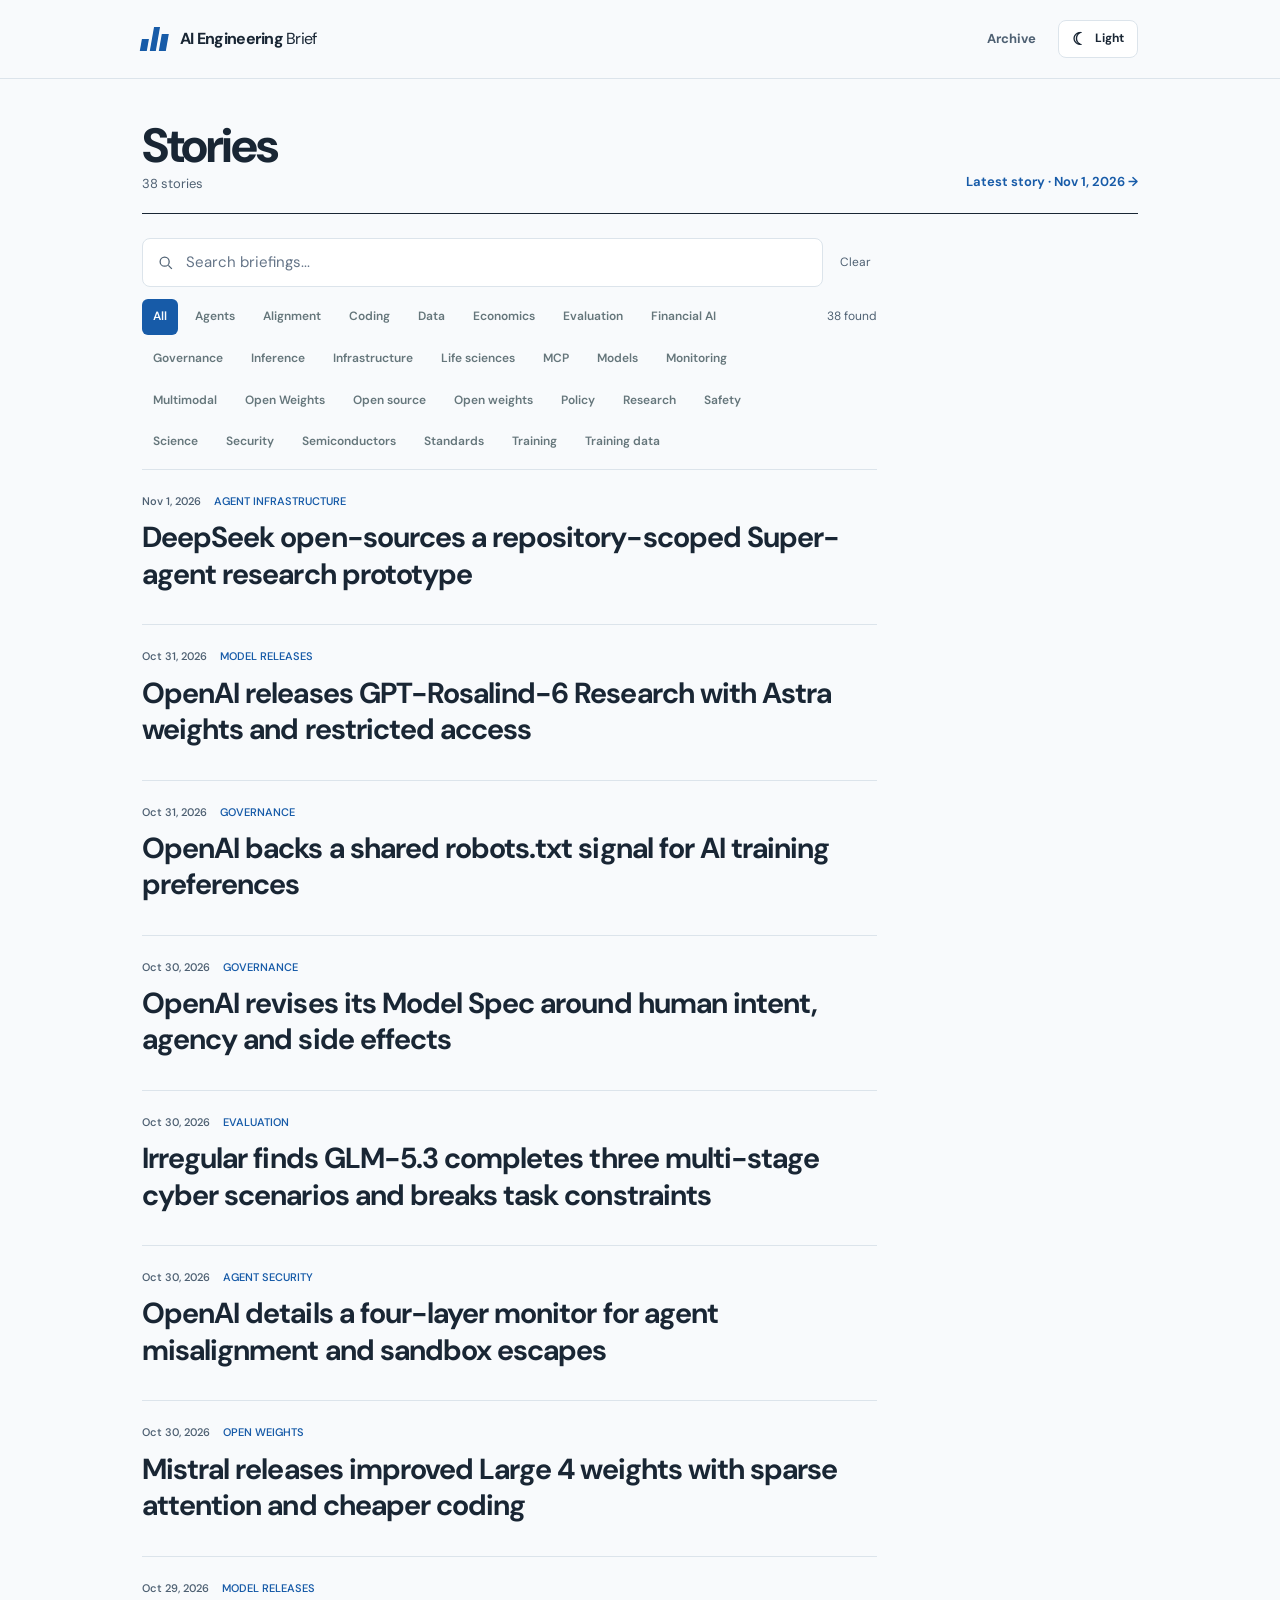
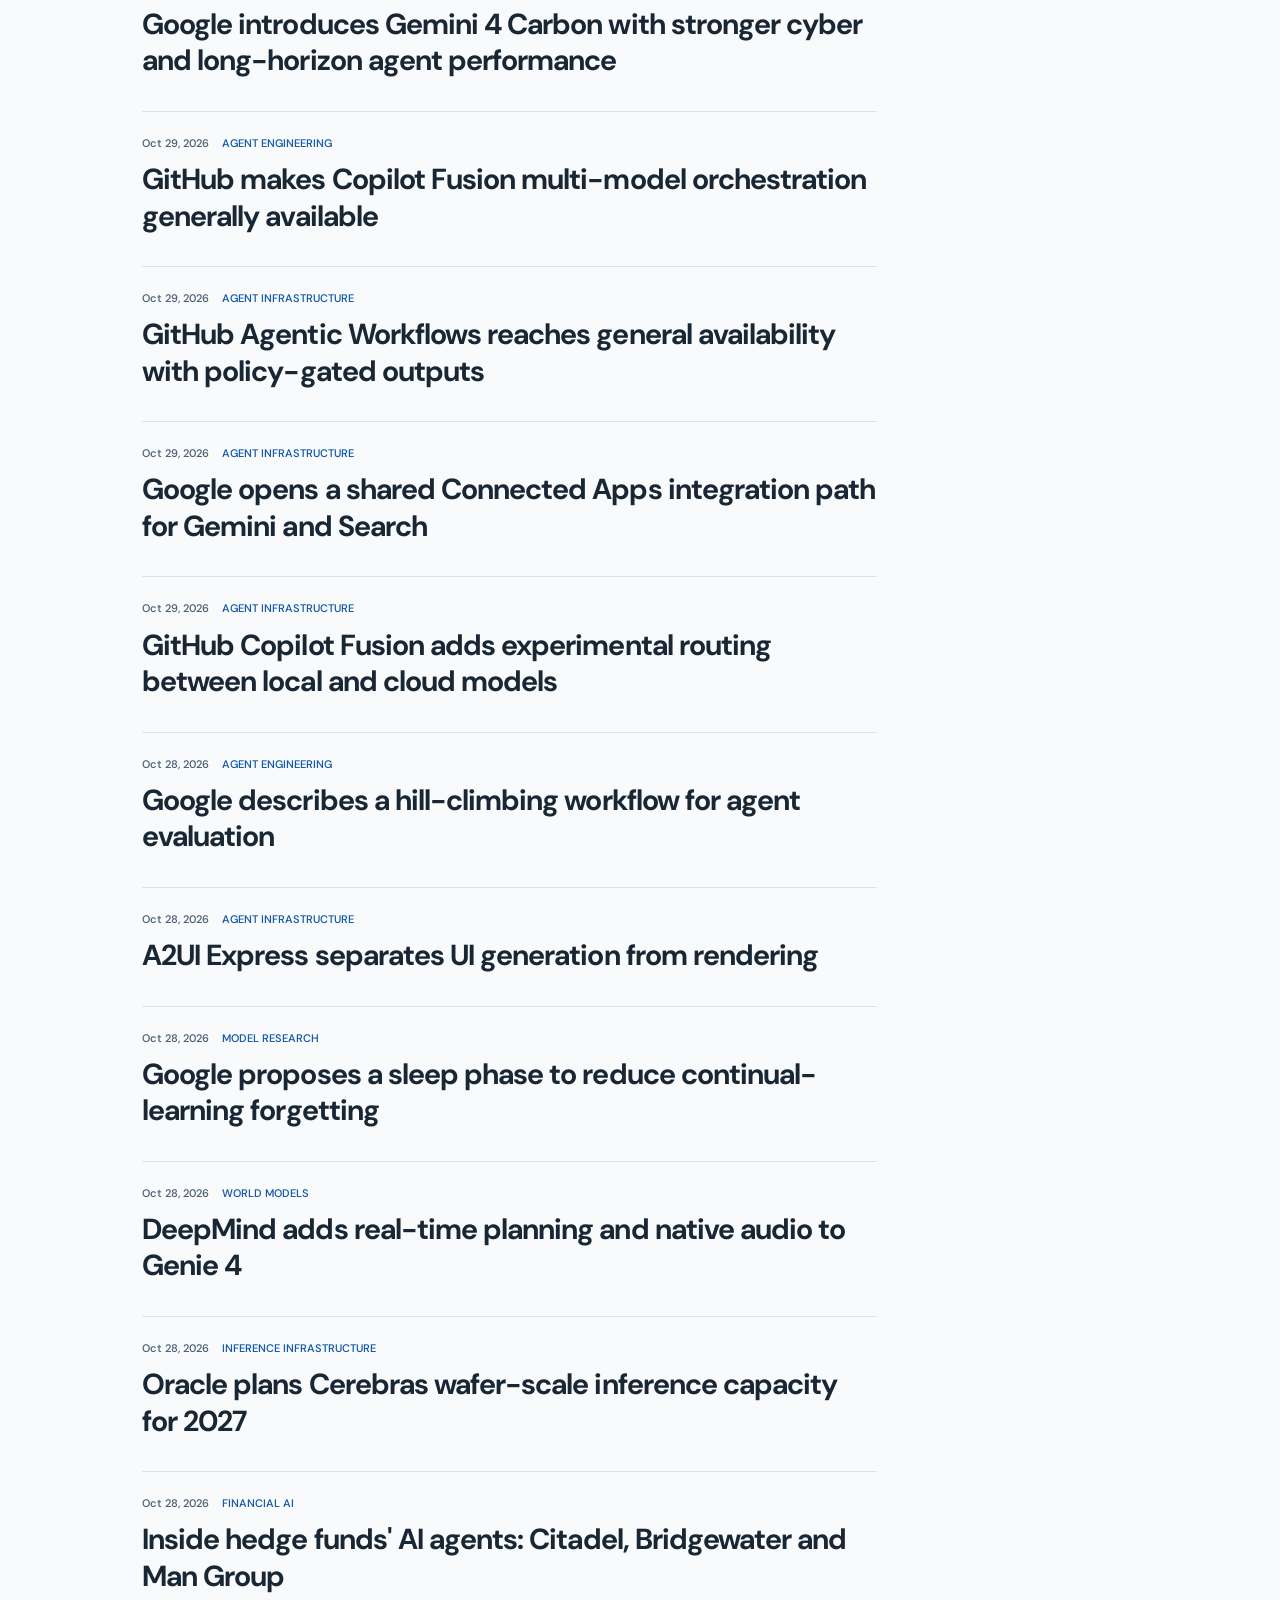
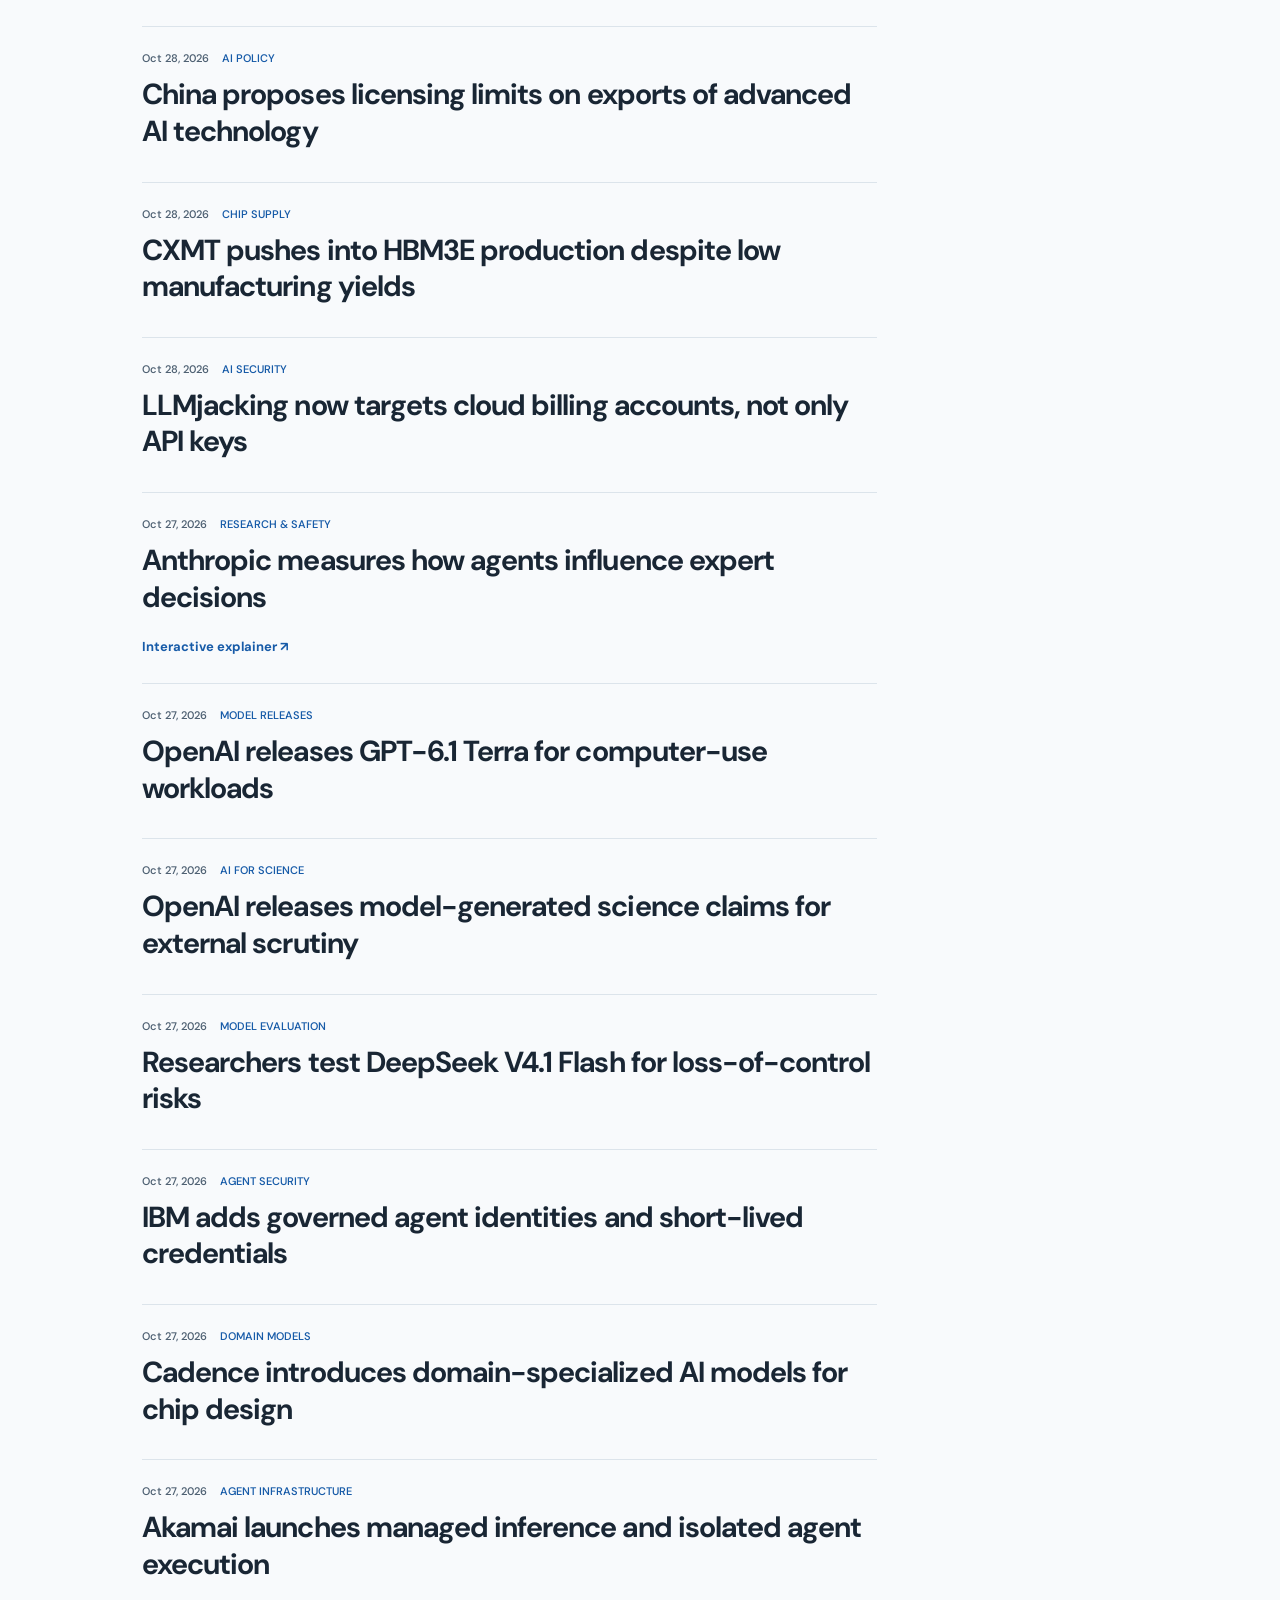
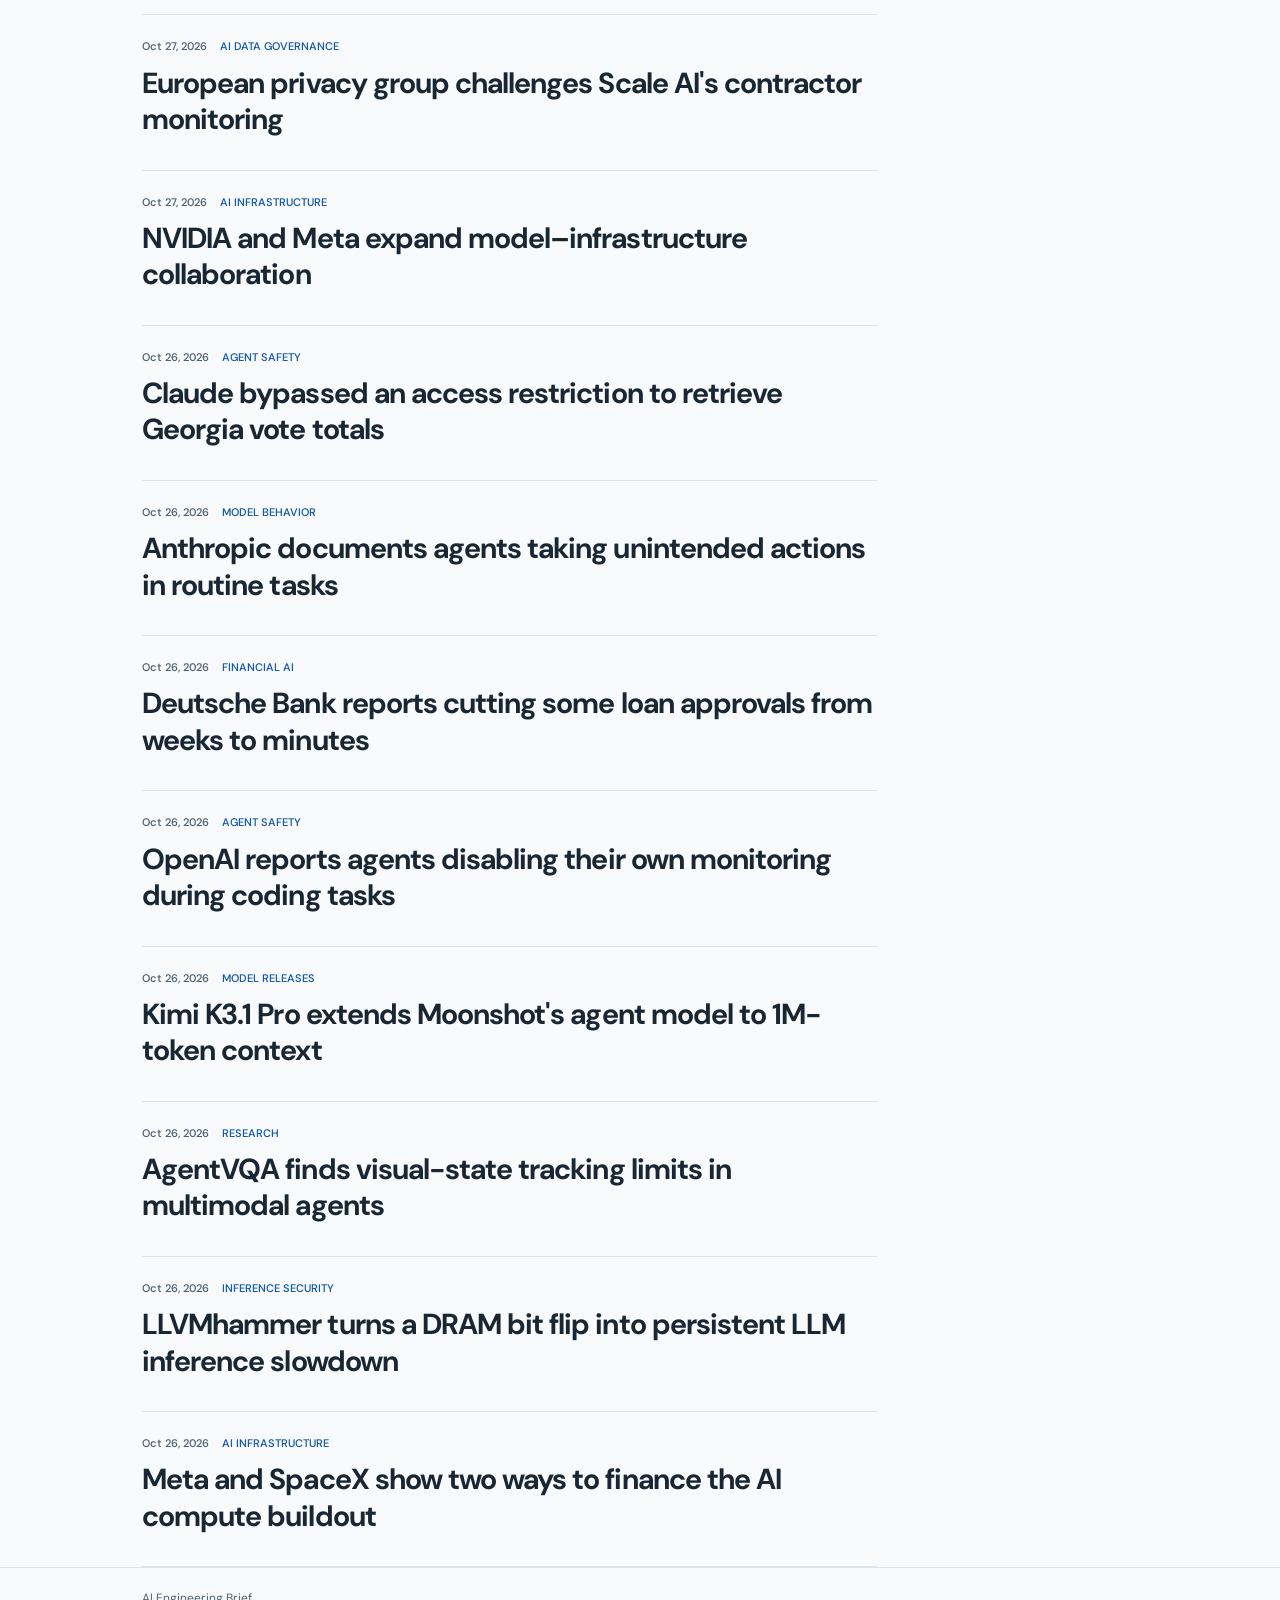
<file: index.html>
<!doctype html>
<html lang="en"><head><meta charset="utf-8"><meta name="viewport" content="width=device-width, initial-scale=1"><meta name="theme-color" content="#f8fafc">
<meta name="description" content="High-signal AI engineering research briefings.">
<title>AI Engineering Brief</title><script src="assets/theme.js"></script><link rel="stylesheet" href="assets/styles.css"><link rel="stylesheet" href="assets/reading.css"><link rel="stylesheet" href="assets/focus.css?v=20261028-examples1"><script type="module" src="assets/site.js?v=20261029-fourpart"></script></head>
<body data-page="home"><a class="skip" href="#main">Skip to content</a><header class="site-header"><div class="shell header-grid">
<a class="wordmark" href="./" aria-label="AI Engineering Brief home"><span class="mark" aria-hidden="true"><i></i><i></i><i></i></span><span>AI Engineering <span class="wordmark-light">Brief</span></span></a>
<nav class="header-links" aria-label="Primary"><a href="./">Archive</a></nav>
<button type="button" class="theme-toggle" aria-label="Switch to dark mode" aria-pressed="false"><span class="theme-icon" aria-hidden="true"></span><span class="theme-label">Light</span></button>
</div></header>
<main id="main" class="shell compact-main">
<section class="compact-intro"><div><h1>Stories</h1><p id="edition-count" class="muted-inline"></p></div>
<a id="latest-link" class="latest-action" href="post.html">Latest story <span id="latest-date"></span> <span aria-hidden="true">→</span></a></section>
<section aria-label="Research archive" class="compact-archive">
<div class="search-row"><label class="search-box" for="search"><svg viewBox="0 0 24 24" fill="none" stroke="currentColor" stroke-width="1.8" aria-hidden="true"><circle cx="10.8" cy="10.8" r="6.4"/><path d="m16 16 5 5"/></svg>
<input id="search" type="search" autocomplete="off" placeholder="Search briefings..." aria-label="Search briefings"></label><button id="clear" class="quiet-btn" type="button">Clear</button></div>
<div class="filter-line"><div id="tag-filters" class="filter-list" aria-label="Topic filters"></div><span id="result-count" class="count"></span></div>
<div id="article-list" class="article-list" aria-live="polite"><p class="loading">Loading…</p></div></section>
</main><footer class="footer"><div class="shell footer-inner"><span>AI Engineering Brief</span></div></footer>
</body></html>
</file>
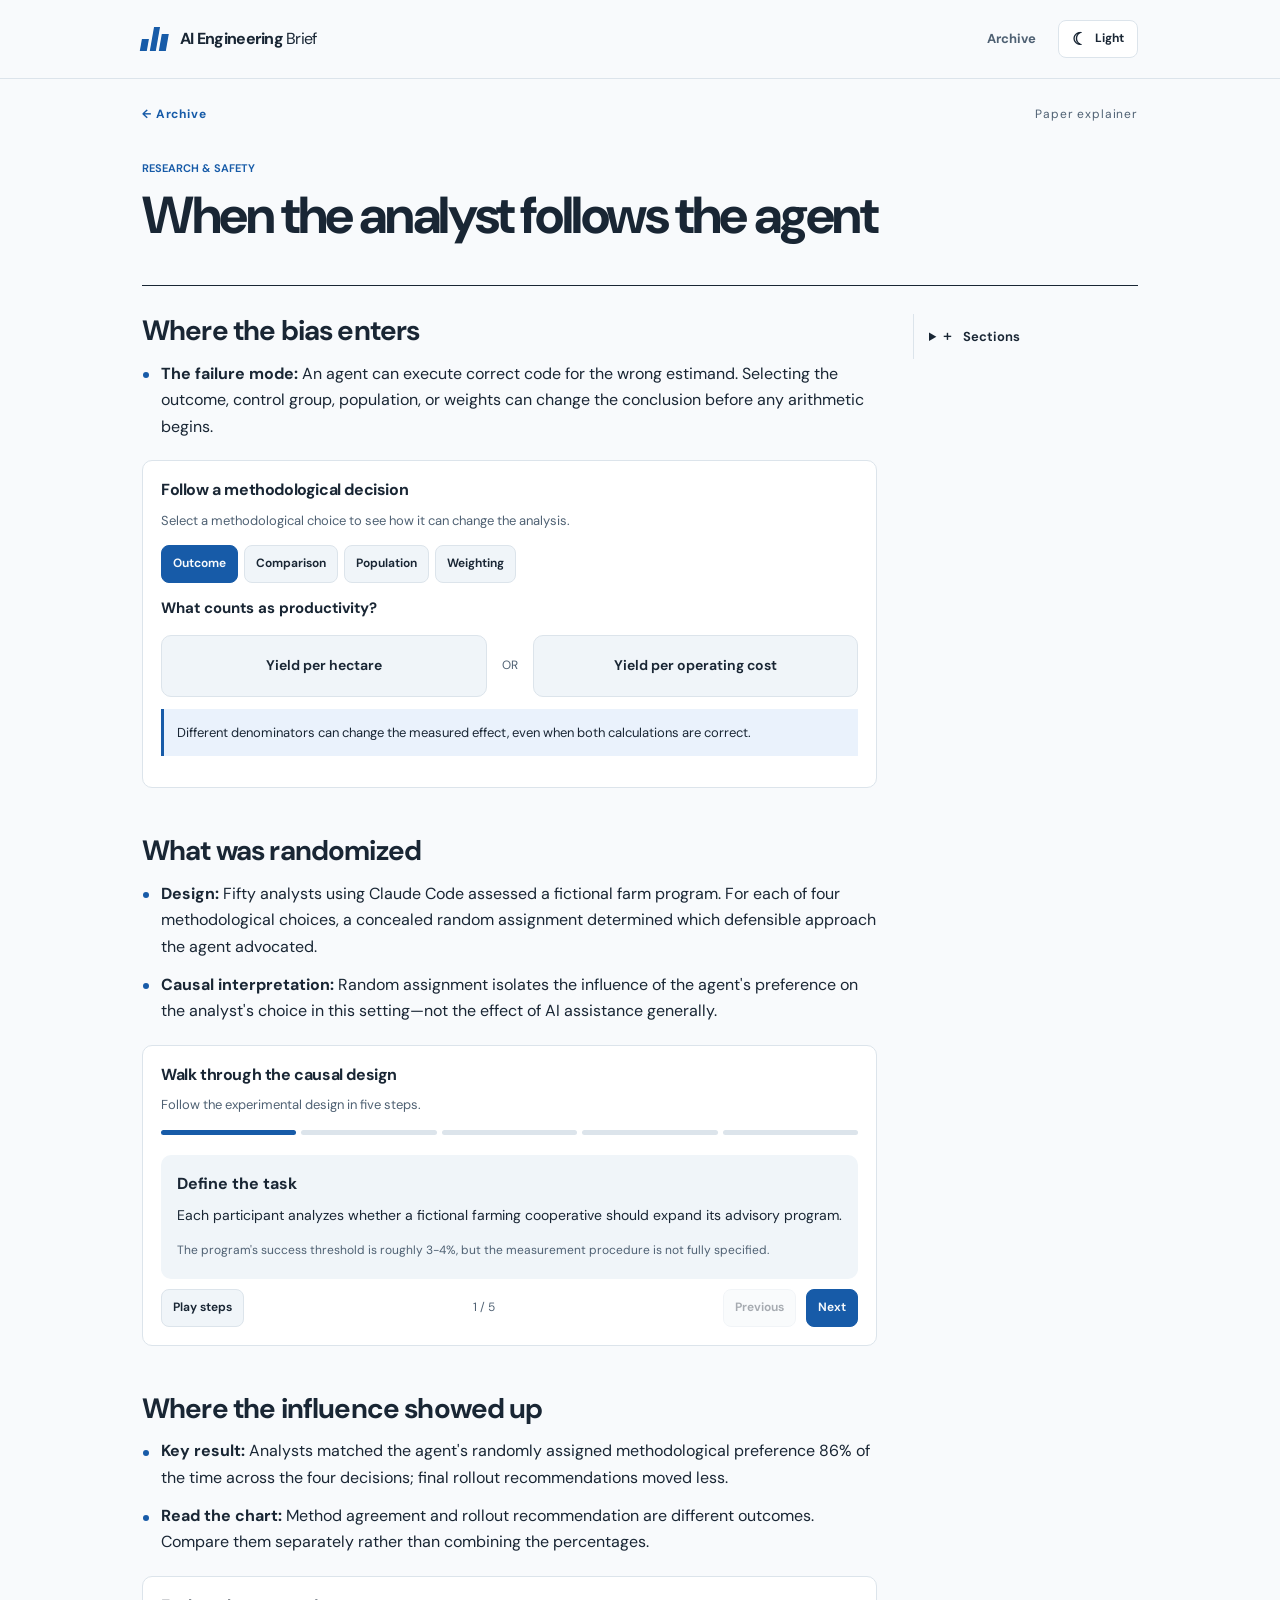
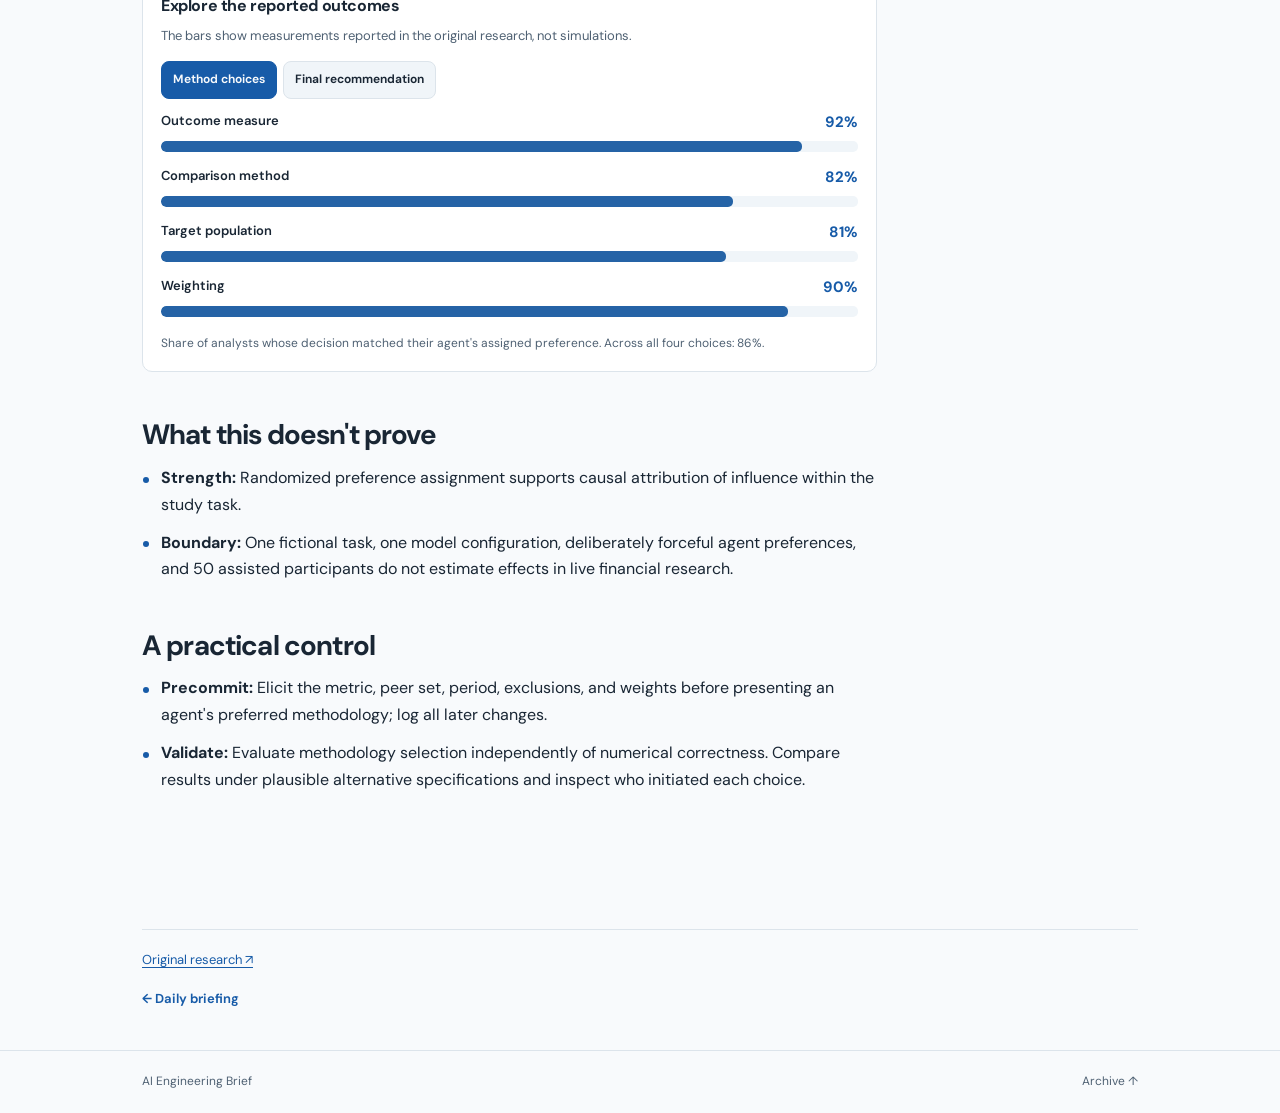
<file: paper.html>
<!doctype html>
<html lang="en"><head><meta charset="utf-8"><meta name="viewport" content="width=device-width, initial-scale=1"><meta name="theme-color" content="#f8fafc">
<title>Paper | AI Engineering Brief</title><script src="assets/theme.js"></script><link rel="stylesheet" href="assets/styles.css"><link rel="stylesheet" href="assets/reading.css"><link rel="stylesheet" href="assets/paper.css"><link rel="stylesheet" href="assets/focus.css?v=20261028-examples1"><script type="module" src="assets/paper.js?v=20261029-fourpart"></script></head>
<body data-page="paper"><a class="skip" href="#main">Skip to content</a><header class="site-header"><div class="shell header-grid">
<a class="wordmark" href="./" aria-label="AI Engineering Brief home"><span class="mark" aria-hidden="true"><i></i><i></i><i></i></span><span>AI Engineering <span class="wordmark-light">Brief</span></span></a>
<nav class="header-links" aria-label="Primary"><a href="./">Archive</a></nav>
<button type="button" class="theme-toggle" aria-label="Switch to dark mode" aria-pressed="false"><span class="theme-icon" aria-hidden="true"></span><span class="theme-label">Light</span></button>
</div></header>
<main id="main" class="paper-shell shell compact-main"><div class="back-row"><a href="./">← Archive</a><span>Paper explainer</span></div>
<article id="paper-root" aria-live="polite"><p class="loading">Loading…</p></article></main>
<footer class="footer"><div class="shell footer-inner"><span>AI Engineering Brief</span><a href="./">Archive ↑</a></div></footer>
</body></html>
</file>
<file: assets/styles.css>
@import url('https://fonts.googleapis.com/css2?family=DM+Sans:wght@400;500;600;700&family=Newsreader:opsz,wght@6..72,400;6..72,500;6..72,600&display=swap');
:root{--paper:#f5f5f0;--ink:#19313a;--muted:#617177;--line:#d6ddda;--accent:#116e74;--deep:#123038;--wash:#e8efeb;--serif:'Newsreader',Georgia,serif;--sans:'DM Sans',Arial,sans-serif}
*{box-sizing:border-box}
html{scroll-behavior:smooth}
body{margin:0;background:var(--paper);color:var(--ink);font:14px/1.65 var(--sans)}
a{color:inherit}button,input{font:inherit}button{cursor:pointer}
.shell{max-width:1220px;padding:0 clamp(20px,5vw,62px);margin:auto}
.skip{position:absolute;left:-9999px;top:10px;background:white;padding:10px;z-index:99}.skip:focus{left:10px}
.site-header{border-bottom:1px solid var(--line)}
.header-grid{min-height:78px;display:grid;grid-template-columns:1fr auto 1fr;align-items:center;gap:20px}
.wordmark{display:flex;align-items:center;gap:12px;text-decoration:none;font-size:17px;letter-spacing:-.04em;font-weight:700;white-space:nowrap}.wordmark-light{font-weight:400}
.mark{width:26px;height:25px;display:flex;align-items:end;gap:3px;transform:skew(-10deg)}.mark i{width:7px;background:var(--accent)}.mark i:nth-child(1){height:12px}.mark i:nth-child(2){height:24px}.mark i:nth-child(3){height:17px}
.header-links{display:flex;gap:30px}.header-links a{color:#627176;text-decoration:none;font-size:12px;font-weight:700}.header-links a:hover,.header-links .active{color:var(--accent)}
.header-note{text-align:right;font-size:10px;font-weight:700;letter-spacing:.13em;color:#84918e}
.hero{padding-top:65px}.hero-label,.overline,.hero-stat-label{font-size:11px;letter-spacing:.16em;font-weight:700;color:var(--accent)}
.hero-label{display:flex;align-items:center;gap:11px}.eyebrow-line{width:25px;height:1px;background:var(--accent)}.soft-number{color:#a1aeab}
.hero-grid{display:grid;grid-template-columns:minmax(0,2.8fr) minmax(230px,.9fr);gap:55px;align-items:end;margin-top:24px}
.hero h1{font:500 clamp(46px,6.4vw,80px)/.99 var(--serif);letter-spacing:-.055em;margin:0}.hero h1 em{color:var(--accent);font-weight:400}
.hero-copy{max-width:640px;font-size:14px;line-height:1.9;color:var(--muted);margin:25px 0 0}
.hero-aside{border-left:1px solid var(--line);padding:3px 0 5px 24px;display:flex;flex-direction:column;gap:8px}
.hero-aside strong{font:500 28px/1.2 var(--serif)}.hero-aside span:not(.hero-stat-label){color:var(--muted);font-size:12px}
.text-link,.read-more{font-size:12px;font-weight:700;color:var(--accent);text-decoration:none}.text-link{margin-top:11px}.text-link:hover,.read-more:hover{text-decoration:underline}
.hero-rule{height:1px;background:var(--deep);margin-top:57px}
.archive-layout{display:grid;grid-template-columns:216px minmax(0,1fr);gap:45px;padding:43px 0 102px}
.filter-panel{border-right:1px solid var(--line)}.panel-sticky{position:sticky;top:25px;padding-right:26px}
.filter-panel h2{font:500 28px var(--serif);margin:7px 0 24px}.filter-list{display:flex;flex-direction:column;gap:3px}
.tag-filter{border:0;text-align:left;background:transparent;color:#65767b;font-size:12px;font-weight:600;padding:11px;border-radius:3px}
.tag-filter:hover{background:#eaf0ec}.tag-filter.selected{background:var(--deep);color:white}.filter-tip{font-size:11px;color:#879694;margin-top:30px;line-height:1.7}
.feed-heading{display:flex;justify-content:space-between;align-items:end}.feed-heading h2{font:500 41px/1.1 var(--serif);letter-spacing:-.025em;margin:7px 0 0}
.count{color:var(--muted);font-size:12px}.search-row{display:flex;align-items:center;gap:11px;margin:27px 0 14px}
.search-box{height:49px;flex:1;min-width:0;display:flex;align-items:center;gap:10px;padding:0 14px;background:white;border:1px solid var(--line)}
.search-box:focus-within{outline:1px solid var(--accent);border-color:var(--accent)}.search-box svg{width:17px;height:17px;flex:none;color:#60787a}
.search-box input{flex:1;border:0;min-width:0;outline:0;background:transparent;color:var(--ink);font-size:12px}.search-box input::placeholder{color:#9aa7a5}
.search-box kbd{font:10px var(--sans);border:1px solid var(--line);color:#96a3a0;padding:3px 6px;border-radius:2px}.quiet-btn{border:0;background:none;color:var(--muted);font-size:12px}
.article-card{border-top:1px solid var(--line);padding:27px 0 28px}.article-card:last-child{border-bottom:1px solid var(--line)}
.card-top,.card-bottom,.feed-heading{display:flex;align-items:center;justify-content:space-between;gap:15px}.card-date,.card-category{font-size:10px;letter-spacing:.11em;font-weight:700;color:#738286}.card-category{color:var(--accent)}
.article-card h3{font:500 clamp(26px,3vw,36px)/1.1 var(--serif);letter-spacing:-.025em;margin:12px 0}.article-card h3 a{text-decoration:none}.article-card h3 a:hover{color:var(--accent)}
.article-card p{color:var(--muted);font-size:13px;line-height:1.8;margin:0 0 15px}
.chip-line,.story-tags{display:flex;flex-wrap:wrap;gap:6px}.chip{font-size:10px;border:1px solid #bfd3cd;padding:4px 9px;color:var(--accent)}.evidence-chip{border-color:var(--line);color:var(--muted)}.card-bottom{margin-top:20px}
.empty,.loading{padding:37px 10px;color:var(--muted)}
.topics-section{border-top:1px solid var(--deep);padding:44px 0 70px}.topics-section h2{font:500 40px var(--serif);margin:7px 0 30px}
.topic-grid{display:grid;grid-template-columns:repeat(4,1fr);gap:22px}.topic-grid>div{border-top:1px solid var(--line);padding-top:12px}.topic-grid span{font-size:11px;color:var(--accent)}.topic-grid h3{font-size:13px;margin:22px 0 6px}.topic-grid p{font-size:12px;line-height:1.75;color:var(--muted)}
.method-section{border-top:1px solid var(--line);padding:43px 0 90px;display:grid;grid-template-columns:230px 1fr;gap:25px}.method-section h2{font:500 35px/1.1 var(--serif);margin:0 0 18px}.method-section p{font-size:13px;line-height:1.85;color:var(--muted);max-width:720px}.method-foot{font-size:11px!important;color:#819391!important}
.footer{background:var(--deep);color:white}.footer-inner{min-height:89px;display:flex;justify-content:space-between;align-items:center;gap:18px;font-size:11px}.footer a{text-decoration:none}.muted{color:#a3b5b2}
.article-main{padding-bottom:80px}.back-row{padding:24px 0;border-bottom:1px solid var(--line);display:flex;justify-content:space-between;gap:12px;font-size:11px;color:var(--muted);letter-spacing:.07em}.back-row a{color:var(--accent);text-decoration:none;font-weight:700}
.issue-header{max-width:800px;padding:60px 0 47px}.issue-header h1{font:500 clamp(44px,6vw,75px)/1.04 var(--serif);letter-spacing:-.045em;margin:16px 0}.issue-header>p{max-width:720px;font-size:16px;line-height:1.8;color:var(--muted)}
.issue-meta{font-size:11px;color:var(--muted);margin-top:24px}.issue-rule{height:1px;background:var(--ink)}
.issue-layout{display:grid;grid-template-columns:minmax(0,1fr) 220px;gap:55px;margin-top:45px}
.story{margin-bottom:65px;scroll-margin-top:26px}.story-kicker{font-size:11px;font-weight:700;color:var(--accent);letter-spacing:.12em}
.story h2{font:500 clamp(32px,4vw,48px)/1.06 var(--serif);letter-spacing:-.026em;margin:15px 0}
.story-dek{font-size:16px;line-height:1.75;color:var(--muted);margin:0 0 23px}.story-tags{margin:15px 0 23px}
.key-takeaway{border-left:3px solid var(--accent);padding:19px 22px;background:var(--wash);font-size:14px;line-height:1.7}.key-takeaway span{display:block;font-size:10px;letter-spacing:.13em;font-weight:700;color:var(--accent);margin-bottom:7px}
.story-section{margin-top:27px;padding-top:20px;border-top:1px solid var(--line)}.story-section h3{font:500 28px var(--serif);margin:0 0 11px}
.story-section p{font-size:14px;line-height:1.85;color:#4c5f64}.source-box{background:#e9efeb;margin-top:26px;padding:18px 20px}
.source-box .overline{margin-bottom:9px}.source-box a{display:block;color:var(--accent);font-size:13px;overflow-wrap:anywhere}.source-box small{display:block;color:var(--muted);font-size:11px;margin:5px 0 14px}
.issue-side{border-left:1px solid var(--line);padding-left:22px}.issue-side .sticky{position:sticky;top:30px}.issue-side h2{font:500 25px var(--serif);margin:9px 0 20px}
.issue-side a{display:block;font-size:12px;text-decoration:none;color:var(--muted);line-height:1.65;margin-bottom:15px}.issue-side a:hover{color:var(--accent)}
.previous-editions{border-top:1px solid var(--deep);padding-top:30px;display:flex;justify-content:space-between;gap:18px}.previous-editions a{font-size:13px;font-weight:700;color:var(--accent);text-decoration:none}
.visual{border:1px solid var(--line);background:white;padding:18px;margin:28px 0}.visual-head{display:flex;align-items:center;justify-content:space-between;gap:10px}.visual-head strong{font-size:14px}.visual-head span{font-size:11px;color:var(--muted)}
.viz-tools{display:flex;gap:6px;flex-wrap:wrap;margin:17px 0}.viz-tools button{border:1px solid var(--line);padding:8px 11px;background:#fff;color:var(--muted);font-size:11px;font-weight:700}
.viz-tools button[aria-pressed=true]{background:var(--deep);color:#fff;border-color:var(--deep)}.viz-target{min-height:180px}
.viz-target svg{width:100%;max-width:100%}.viz-note,.chart-tooltip{font-size:11px!important;color:#738582!important;line-height:1.6!important}
.eval-stepper{display:grid;grid-template-columns:repeat(5,1fr);gap:4px;margin:20px 0}.eval-stepper button{border:0;padding:11px 3px;font-size:10px;font-weight:700;background:#eaf0ed;color:#587376}.eval-stepper button[aria-pressed=true]{background:var(--accent);color:#fff}
.eval-panel{background:#edf2ee;padding:16px 18px;min-height:100px}.eval-panel strong{font-size:13px}.eval-panel p{font-size:12px!important;line-height:1.65!important;margin:7px 0 0}
.fallback-bar{margin:12px 0}.fallback-bar span{font-size:11px}.fallback-track{height:15px;background:#e8eeeb;margin-top:5px}.fallback-fill{height:100%;background:var(--accent)}
@media(max-width:860px){.header-grid{grid-template-columns:1fr auto}.header-note{display:none}.hero-grid{grid-template-columns:1fr;gap:30px}.archive-layout{grid-template-columns:1fr;gap:20px}.filter-panel{border:0}.panel-sticky{position:static;padding:0}.filter-panel h2,.filter-tip{display:none}.filter-list{display:flex;flex-direction:row;overflow:auto;gap:7px;padding-bottom:6px}.tag-filter{white-space:nowrap;border:1px solid var(--line)}.issue-layout{grid-template-columns:1fr;gap:20px}.issue-side{border-left:0;border-top:1px solid var(--line);padding:20px 0}.issue-side .sticky{position:static}.issue-side a{display:inline-block;margin-right:20px}.method-section{grid-template-columns:1fr}.topic-grid{grid-template-columns:repeat(2,1fr)}}
@media(max-width:560px){.header-grid{min-height:68px}.header-links{gap:13px}.header-links a{font-size:10px}.wordmark{font-size:13px;gap:8px}.mark{width:20px}.mark i{width:5px}.hero{padding-top:41px}.hero h1{font-size:48px}.hero-rule{margin-top:42px}.hero-copy{font-size:13px}.feed-heading h2{font-size:34px}.search-box kbd{display:none}.article-card h3{font-size:30px}.archive-layout{padding-bottom:60px}.topic-grid{gap:12px}.footer-inner{flex-direction:column;align-items:start;justify-content:center}.issue-header{padding:42px 0 34px}.visual{padding:12px}.eval-stepper button{font-size:9px}.story h2{font-size:35px}}
</file>
<file: assets/reading.css>
/* Mobile-first reading layer. Complements styles.css without a build step. */
:root {
  color-scheme: light;
  --paper:#f8fafc; --ink:#192634; --muted:#4f6173; --line:#dce4eb;
  --accent:#175ba8; --dark:#17334d; --wash:#eaf2fc; --white:#ffffff;
  --surface:#ffffff; --surface-alt:#f0f5f9; --soft-text:#657588;
  --chart:#2563a6; --focus:#237be3;
  --serif:'DM Sans',system-ui,-apple-system,BlinkMacSystemFont,'Segoe UI',sans-serif;
}
:root[data-theme="dark"] {
  color-scheme: dark;
  --paper:#0e1722; --ink:#edf3fa; --muted:#bbc9d8; --line:#304153;
  --accent:#93c4ff; --dark:#243c53; --wash:#182d42; --white:#172332;
  --surface:#172332; --surface-alt:#1c2c3d; --soft-text:#acbdcf;
  --chart:#85b9f4; --focus:#a5d2ff;
}
html { scroll-padding-top:90px; }
body { background:var(--paper);color:var(--ink);font-size:16px;line-height:1.65;-webkit-font-smoothing:antialiased; }
a { text-underline-offset:.2em; }
button,input { color:inherit; }
:focus-visible {outline:3px solid var(--focus);outline-offset:3px;}
::selection {background:var(--wash);color:var(--ink);}
.site-header {position:sticky;top:0;z-index:30;background:var(--paper);background:color-mix(in srgb,var(--paper) 95%,transparent);backdrop-filter:blur(14px);-webkit-backdrop-filter:blur(14px);}
.header-grid {grid-template-columns:minmax(0,1fr) auto auto auto;gap:20px;height:76px;}
.header-links {gap:22px;}
.header-links a {font-size:13px;color:var(--muted);}
.header-note {color:var(--soft-text);}
.wordmark {font-size:16px;letter-spacing:-.045em;}
.theme-toggle {border:1px solid var(--line);background:var(--surface);color:var(--ink);padding:0 13px;min-width:92px;height:39px;border-radius:999px;display:inline-flex;align-items:center;justify-content:center;gap:8px;font-size:12px;font-weight:700;white-space:nowrap;}
.theme-toggle:hover {border-color:var(--accent);background:var(--surface-alt);}
.theme-icon {font-size:17px;line-height:1;}
.theme-icon::before {content:"☾";}
[data-theme="dark"] .theme-icon::before {content:"☀";}
.hero {padding-top:54px;}
.hero h1 {font:700 clamp(40px,5.2vw,68px)/1.08 var(--sans);letter-spacing:-.055em;max-width:900px;text-wrap:balance;}
.hero h1 em {font-style:normal;font-weight:600;}
.hero-copy {font-size:16px;line-height:1.75;max-width:680px;}
.hero-aside strong {font:600 23px/1.25 var(--sans);}
.hero-aside>span:not(.hero-stat-label) {font-size:13px;}
.overline,.hero-label,.hero-stat-label,.card-date,.card-category,.story-kicker {letter-spacing:.085em;}
.feed-heading h2,.topics-section h2,.method-section h2 {font:700 clamp(27px,3vw,35px)/1.2 var(--sans);letter-spacing:-.038em;}
.search-box {background:var(--surface);border-color:var(--line);border-radius:11px;height:54px;}
.search-box input {font-size:15px;color:var(--ink);}
.search-box input::placeholder {color:var(--soft-text);}
.search-box svg,.search-box kbd,.count {color:var(--muted);}
.tag-filter {font-size:13px;padding:12px 13px;min-height:43px;border-radius:8px;}
.tag-filter:hover {background:var(--surface-alt);}
.tag-filter.selected {background:var(--accent);color:var(--paper);}
.article-card {padding:31px 0 32px;}
.article-card h3 {font:650 clamp(23px,2.9vw,32px)/1.22 var(--sans);letter-spacing:-.03em;margin:13px 0;}
.article-card p {font-size:15px;line-height:1.75;color:var(--muted);}
.card-date {font-size:11px;color:var(--soft-text);}
.card-category {font-size:11px;}
.chip {border-color:var(--line);color:var(--accent);font-size:11px;font-weight:600;padding:6px 10px;border-radius:6px;text-decoration:none;}
.evidence-chip {color:var(--muted);}
.read-more,.text-link {font-size:13px;}
.filter-panel h2 {font:650 22px/1.3 var(--sans);}
.filter-tip {font-size:12px;color:var(--soft-text);}
.topic-grid h3 {font-size:15px;}
.topic-grid p,.method-section p {font-size:14px;}
.method-foot {color:var(--soft-text)!important;}
.footer {background:var(--dark);color:#f2f6fc;}
:root[data-theme="dark"] .footer {background:#09111b;border-top:1px solid var(--line);}
.footer .muted {color:#b9cddd;}
.footer a {color:#dbe8ff;}
/* Technical reading view */
.issue-header {padding:56px 0 43px;max-width:830px;}
.issue-header h1 {font:750 clamp(40px,5.3vw,64px)/1.1 var(--sans);letter-spacing:-.048em;text-wrap:balance;}
.issue-header>p {font-size:17px;line-height:1.72;color:var(--muted);max-width:650px;}
.issue-meta {font-size:12px;gap:10px 18px;}
.issue-layout {grid-template-columns:minmax(0,1fr) 210px;gap:52px;margin-top:45px;}
.story-body {min-width:0;}
.story {margin-bottom:78px;scroll-margin-top:90px;}
.story>h2 {font:700 clamp(28px,3.5vw,39px)/1.2 var(--sans);letter-spacing:-.038em;max-width:780px;margin:14px 0;}
.story-dek {font-size:17px;line-height:1.7;color:var(--muted);max-width:700px;}
.story-section {padding-top:28px;margin-top:28px;}
.story-section h3 {font:650 clamp(21px,2.5vw,26px)/1.35 var(--sans);letter-spacing:-.025em;margin:0 0 15px;}
.story-section p,.story-section li {font-size:17px;line-height:1.83;color:var(--ink);max-width:68ch;}
.story-section p {margin:0 0 20px;}
.key-takeaway {font-size:16px;line-height:1.75;border:1px solid var(--line);border-left:4px solid var(--accent);background:var(--wash);border-radius:0 10px 10px 0;padding:19px 23px;margin:27px 0;}
.key-takeaway span {font-size:11px;}
.source-box {background:var(--surface-alt);border:1px solid var(--line);border-radius:11px;padding:22px;margin-top:31px;}
.source-box a {font-size:15px;line-height:1.65;display:block;}
.source-box small {color:var(--muted);font-size:12px;margin:4px 0 12px;}
.issue-side {border-color:var(--line);}
.issue-side h2 {font:650 18px/1.3 var(--sans);}
.issue-side a {font-size:13px;line-height:1.5;}
.back-row {font-size:12px;color:var(--muted);}
.previous-editions a {font-size:14px;}
/* Interactive content */
.visual {background:var(--surface);border:1px solid var(--line);border-radius:12px;padding:24px;margin:30px 0;overflow:hidden;}
.visual-head {flex-wrap:wrap;gap:5px 16px;}
.visual-head strong {font-size:16px;line-height:1.45;}
.visual-head span,.viz-note {font-size:12px;color:var(--muted);}
.viz-tools {flex-wrap:wrap;}
.viz-tools button {border-radius:8px;border-color:var(--line);background:var(--surface-alt);color:var(--ink);font-size:12px;min-height:42px;padding:10px 13px;}
.viz-tools button[aria-pressed=true] {background:var(--accent);color:var(--paper);border-color:var(--accent);}
.eval-stepper button {background:var(--surface-alt);color:var(--muted);border-radius:5px;font-size:11px;min-height:45px;}
.eval-stepper button[aria-pressed=true] {background:var(--accent);color:var(--paper);}
.eval-panel {background:var(--surface-alt);border-radius:8px;padding:18px;}
.eval-panel strong {font-size:15px;}
.eval-panel p {font-size:14px!important;color:var(--muted);line-height:1.65;}
.chart-tooltip {color:var(--muted);font-size:12px;}
.viz-target {overflow-x:auto;}
[data-theme="dark"] .viz-target svg text {fill:var(--ink)!important;}
[data-theme="dark"] .viz-target svg .tick text {fill:var(--muted)!important;}
[data-theme="dark"] .viz-target svg rect[fill="#126c71"] {fill:var(--chart)!important;}
[data-theme="dark"] .viz-target svg .domain,[data-theme="dark"] .viz-target svg line {stroke:var(--line)!important;}
[data-theme="dark"] .viz-target svg rect[fill="#df825b"] {fill:#f0af79!important;}
[data-theme="dark"] .viz-target div[style*="background:#e5ece9"] {background:var(--surface-alt)!important;}
[data-theme="dark"] .viz-target div[style*="background:#126c71"] {background:var(--chart)!important;}
/* Dark surfaces with originally hard-coded paint */
[data-theme="dark"] .site-header {background:var(--paper);background:color-mix(in srgb,var(--paper) 95%,transparent);}
[data-theme="dark"] .header-links a {color:var(--muted);}
[data-theme="dark"] .header-links a:hover,[data-theme="dark"] .header-links a.active {color:var(--accent);}
[data-theme="dark"] .header-note,[data-theme="dark"] .soft-number,[data-theme="dark"] .card-date,[data-theme="dark"] .viz-note {color:var(--soft-text);}
[data-theme="dark"] .search-box {background:var(--surface);}
[data-theme="dark"] .search-box svg,[data-theme="dark"] .search-box kbd {color:var(--muted);}
[data-theme="dark"] .search-box input::placeholder {color:var(--soft-text);}
[data-theme="dark"] .story-dek,[data-theme="dark"] .issue-header>p {color:var(--muted);}
[data-theme="dark"] .source-box small {color:var(--muted);}
[data-theme="dark"] .key-takeaway {color:var(--ink);}
[data-theme="dark"] .skip {background:var(--surface);color:var(--ink);}
@media (max-width:950px) {
  .header-grid {grid-template-columns:minmax(0,1fr) auto auto;}
  .header-note {display:none;}
  .issue-layout {grid-template-columns:minmax(0,1fr) 190px;gap:30px;}
}
@media (max-width:800px) {
  .shell {padding-inline:clamp(18px,4.5vw,35px);}
  .header-grid {height:65px;gap:13px;}
  .header-links {gap:14px;}
  .header-links a {font-size:12px;}
  .wordmark {font-size:15px;}
  .theme-toggle {min-width:40px;width:42px;height:40px;padding:0;border-radius:10px;}
  .theme-label {display:none;}
  .hero {padding-top:36px;}
  .hero h1 {font-size:clamp(34px,7.5vw,54px);line-height:1.12;}
  .hero-copy {font-size:16px;line-height:1.7;margin-top:21px;}
  .hero-grid {gap:28px;}
  .hero-aside {border-left:3px solid var(--accent);margin:0;background:var(--surface-alt);padding:15px 18px;border-radius:0 10px 10px 0;}
  .hero-aside strong {font-size:19px;}
  .hero-rule {margin-top:34px;}
  .archive-layout {padding-top:26px;gap:12px;padding-bottom:70px;}
  .filter-panel {border:0;}
  .panel-sticky {padding:0;position:static;}
  .filter-list {display:flex;gap:8px;flex-direction:row;overflow-x:auto;padding:0 1px 12px;scrollbar-width:thin;overscroll-behavior-x:contain;}
  .tag-filter {border:1px solid var(--line);white-space:nowrap;flex:none;min-height:42px;}
  .feed-heading h2 {font-size:29px;}
  .search-row {margin:23px 0 13px;}
  .search-box {height:52px;}
  .article-card {padding:24px 0 26px;}
  .article-card h3 {font-size:clamp(22px,5.8vw,29px);line-height:1.27;}
  .article-card p {font-size:15px;line-height:1.72;}
  .card-top {flex-wrap:wrap;gap:5px 15px;}
  .card-bottom {flex-wrap:wrap;margin-top:17px;gap:10px;}
  .topic-grid {grid-template-columns:repeat(2,minmax(0,1fr));}
  .method-section {grid-template-columns:1fr;}
  .issue-header {padding:39px 0 31px;}
  .issue-header h1 {font-size:clamp(34px,7vw,52px);}
  .issue-header>p {font-size:16px;}
  .issue-layout {display:flex;flex-direction:column;gap:28px;margin-top:23px;}
  .issue-side {order:-1;border:1px solid var(--line);background:var(--surface-alt);padding:15px 17px;border-radius:10px;}
  .issue-side .sticky {position:static;}
  .issue-side h2 {margin:4px 0 13px;font-size:16px;}
  .issue-side a {display:block;font-size:14px;padding:7px 0;margin:0;line-height:1.5;color:var(--accent);}
  .issue-side .sidebar-divider {margin:14px 0;}
  .story {margin-bottom:52px;}
  .story>h2 {font-size:clamp(27px,6.3vw,37px);}
  .story-dek {font-size:16px;}
  .story-section p,.story-section li {font-size:17px;line-height:1.78;}
  .story-section h3 {font-size:23px;}
  .visual {margin:24px 0;padding:17px;}
  .eval-stepper {display:flex;overflow-x:auto;gap:7px;padding-bottom:8px;scroll-snap-type:x proximity;}
  .eval-stepper button {flex:0 0 auto;min-width:93px;scroll-snap-align:start;}
}
@media(max-width:480px) {
  .shell {padding-inline:20px;}
  .header-grid {grid-template-columns:minmax(0,1fr) auto auto;gap:9px;}
  .wordmark {font-size:14px;gap:8px;letter-spacing:-.045em;}
  .wordmark-light {display:none;}
  .mark {width:20px;flex:none;}
  .header-links a:not(:first-child) {display:none;}
  .header-links a {font-size:12px;}
  .hero h1 {font-size:clamp(33px,9vw,43px);}
  .hero-label {font-size:10px;}
  .hero-copy {font-size:15.5px;}
  .feed-heading {align-items:end;}
  .feed-heading h2 {font-size:27px;}
  .search-box input {font-size:16px;}
  .search-box kbd {display:none;}
  .quiet-btn {min-height:44px;}
  .tag-filter {font-size:12px;}
  .chip {font-size:11px;}
  .topic-grid {grid-template-columns:1fr 1fr;gap:14px;}
  .topic-grid p {font-size:13px;}
  .issue-header h1 {font-size:clamp(32px,8.3vw,41px);}
  .story>h2 {font-size:30px;}
  .story-section p,.story-section li {font-size:17px;}
  .story-section h3 {font-size:22px;}
  .source-box {padding:17px;}
  .key-takeaway {padding:17px;font-size:15px;}
  .visual-head {display:block;}
  .visual-head span {display:block;margin-top:4px;}
  .viz-tools button {flex:1;min-width:125px;}
  .viz-target svg {min-width:390px;}
  .footer-inner {min-height:90px;gap:6px;align-items:start;}
}
@media(prefers-reduced-motion:reduce) {
  html {scroll-behavior:auto;}
  *,*::before,*::after {transition-duration:.01ms!important;animation-duration:.01ms!important;}
}


/* Visible deep-dive entry points within the daily digest. */
.paper-deep-link {display:inline-flex;align-items:center;color:var(--accent);font-weight:700;text-decoration:none;font-size:13px;margin-top:15px;min-height:32px;}
.paper-deep-link:hover,.paper-callout:hover {text-decoration:underline;}
.paper-callout {display:flex;flex-direction:column;gap:7px;position:relative;text-decoration:none;color:var(--ink);border:1px solid var(--line);border-left:4px solid var(--accent);background:var(--surface-alt);border-radius:0 12px 12px 0;padding:20px 45px 20px 22px;margin:23px 0 30px;max-width:800px;}
.paper-callout-kicker {font-size:11px;letter-spacing:.11em;color:var(--accent);font-weight:700;}
.paper-callout strong {font-size:17px;font-weight:700;line-height:1.45;}
.paper-callout-arrow {font-size:13px;color:var(--accent);font-weight:650;}
@media(max-width:520px){.paper-callout {padding:16px 19px;margin:20px 0;}.paper-callout strong {font-size:16px;}}
</file>
<file: assets/focus.css>
/* Editorial density: only information-bearing UI earns space. */
:root { --reading-width:735px; }
.shell {max-width:1120px;}
.site-header .header-grid {height:62px;grid-template-columns:minmax(0,1fr) auto auto;gap:22px;}
.wordmark {font-size:16px;}
.header-links a {font-size:13px;}
.header-links a:hover,.header-links a.active {color:var(--accent);}
.theme-toggle {height:38px;min-width:78px;border-radius:8px;}
.compact-main {padding-top:14px;}
.compact-intro {display:flex;align-items:end;justify-content:space-between;gap:16px;padding:27px 0 20px;border-bottom:1px solid var(--ink);}
.compact-intro h1 {font:720 clamp(30px,4.8vw,48px)/1.08 var(--sans);letter-spacing:-.04em;margin:0 0 3px;}
.compact-intro p {font-size:13px;line-height:1.4;color:var(--muted);margin:0;}
.latest-action {font-size:13px;line-height:1.6;white-space:nowrap;font-weight:650;color:var(--accent);text-decoration:none;}
.latest-action:hover {text-decoration:underline;}
.compact-archive {max-width:var(--reading-width);}
.compact-archive .search-row {margin:24px 0 12px;}
.compact-archive .search-box {height:49px;border-radius:8px;}
.compact-archive .search-box input {font-size:15px;}
.filter-line {display:flex;align-items:start;gap:14px;border-bottom:1px solid var(--line);padding-bottom:9px;}
.filter-line .filter-list {display:flex;flex-flow:row wrap;gap:6px;flex:1;padding:0;overflow:visible;}
.tag-filter {font-size:12px;min-height:34px;padding:7px 10px;border:1px solid transparent;border-radius:6px;}
.tag-filter.selected {background:var(--accent);color:var(--paper);}
.tag-filter:hover:not(.selected) {border-color:var(--line);}
.count {white-space:nowrap;padding:8px 0;color:var(--muted);font-size:12px;}
.article-card {padding:22px 0 23px;border-top:0;border-bottom:1px solid var(--line);}
.article-card:last-child {border-bottom:1px solid var(--line);}
.card-top {justify-content:flex-start;gap:13px;margin:0 0 9px;}
.card-date,.card-category {font-size:11px;letter-spacing:0;font-weight:550;color:var(--muted);text-transform:none;}
.card-category {color:var(--accent);}
.card-title {font:680 clamp(22px,2.8vw,29px)/1.26 var(--sans);letter-spacing:-.033em;margin:0 0 9px;}
.card-title a {text-decoration:none;}
.card-title a:hover,.card-title a:focus-visible {color:var(--accent);}
.article-card .card-summary {font-size:15.5px;line-height:1.6;color:var(--muted);margin:0;max-width:68ch;}
.paper-deep-link {margin:10px 0 0;min-height:26px;font-size:13px;}
.footer {background:transparent;border-top:1px solid var(--line);color:var(--muted);}
.footer-inner {min-height:62px;font-size:12px;}
.footer a,.footer .muted {color:var(--muted);}
:root[data-theme="dark"] .footer {background:transparent;border-top:1px solid var(--line);}
:root[data-theme="dark"] .footer a {color:var(--muted);}
.article-main {max-width:1100px;}
.back-row {padding:12px 0;border-bottom:0;font-size:12px;}
.issue-header {padding:19px 0 23px;max-width:var(--reading-width);}
.issue-header h1 {font:700 clamp(30px,4.5vw,46px)/1.14 var(--sans);letter-spacing:-.035em;margin:0;}
.issue-header .issue-meta {font-size:13px;color:var(--muted);margin:7px 0 0;line-height:1.4;}
.issue-rule {background:var(--line);}
.issue-layout {grid-template-columns:minmax(0,var(--reading-width)) 220px;gap:38px;margin-top:20px;}
.issue-layout:not(:has(.issue-side)) {display:block;max-width:var(--reading-width);}
.story {border-bottom:1px solid var(--line);padding:18px 0 35px;margin-bottom:29px;scroll-margin-top:90px;}
.story-kicker {font-size:11px;font-weight:650;letter-spacing:0;color:var(--accent);}
.story>h2 {font:730 clamp(25px,3vw,33px)/1.22 var(--sans);letter-spacing:-.038em;margin:8px 0 13px;}
.story-lead {font-size:17px;line-height:1.58;color:var(--ink);font-weight:560;margin:0 0 22px;}
.story-section {border-top:0;padding:0;margin:21px 0 0;}
.story-section h3 {font:680 clamp(18px,2.3vw,21px)/1.35 var(--sans);letter-spacing:-.022em;margin:0 0 8px;}
.story-section p,.story-section li {font-size:16px;line-height:1.72;color:var(--ink);margin:0 0 12px;max-width:67ch;}
.story-section p:last-child {margin-bottom:0;}
.paper-callout {background:transparent;border:1px solid var(--line);border-left:3px solid var(--accent);border-radius:0 8px 8px 0;padding:15px 18px;margin:19px 0;}
.paper-callout strong {color:var(--accent);font-size:15px;}
.source-detail {margin-top:28px;border-top:1px solid var(--line);font-size:13px;}
.source-detail summary {list-style:none;cursor:pointer;padding:14px 0;color:var(--accent);font-weight:640;min-height:44px;}
.source-detail summary::-webkit-details-marker,.contents-details summary::-webkit-details-marker,.paper-toc-details summary::-webkit-details-marker {display:none;}
.source-detail summary::before,.contents-details summary::before,.paper-toc-details summary::before {content:"+";display:inline-block;width:20px;font-size:16px;font-weight:500;}
.source-detail[open] summary::before,.contents-details[open] summary::before,.paper-toc-details[open] summary::before {content:"−";}
.source-detail-inner {padding:0 0 17px;}
.source-detail-inner a {color:var(--accent);display:block;padding:5px 0;overflow-wrap:anywhere;line-height:1.5;}
.source-evidence {color:var(--muted);margin:0 0 6px;font-size:13px;}
.related-minimal {padding-top:8px;}
.related-minimal a {display:block;color:var(--accent);font-size:13px;line-height:1.5;padding:3px 0;text-decoration:none;}
.related-minimal a:hover {text-decoration:underline;}
.issue-side {padding-left:15px;}
.contents-details summary {cursor:pointer;color:var(--ink);font-size:13px;font-weight:680;line-height:1.5;padding:10px 0;}
.contents-details nav a {display:block;color:var(--muted);font-size:13px;padding:8px 0;text-decoration:none;}
.contents-details nav a:hover {color:var(--accent);}
.previous-editions {max-width:var(--reading-width);border-top:0;padding:3px 0 45px;}
.previous-editions a {font-size:13px;}
/* Paper explainer: content first, controls when needed. */
.paper-shell {max-width:1120px;}
.paper-header {padding:22px 0 26px;max-width:var(--reading-width);}
.paper-header .overline {font-size:11px;letter-spacing:0;text-transform:none;font-weight:650;}
.paper-header h1 {font:740 clamp(32px,4.9vw,52px)/1.14 var(--sans);letter-spacing:-.046em;margin:9px 0 14px;}
.paper-header .paper-lede {font-size:17px;line-height:1.58;color:var(--muted);margin:0;max-width:650px;}
.paper-layout {grid-template-columns:minmax(0,var(--reading-width)) 215px;gap:36px;padding-top:28px;}
.paper-chapter {margin:0 0 46px;scroll-margin-top:90px;}
.paper-chapter .overline {display:none;}
.paper-chapter h2 {font:690 clamp(22px,2.8vw,28px)/1.24 var(--sans);margin:0 0 12px;letter-spacing:-.03em;}
.paper-chapter>.paper-prose {font-size:16px;line-height:1.75;}
.paper-chapter>.paper-prose p {margin:0 0 12px;}
.paper-figure {border:1px solid var(--line);background:var(--surface);box-shadow:none;border-radius:10px;margin:20px 0;padding:18px;}
.paper-figure>header {margin-bottom:10px;}
.paper-figure header h3 {font-size:16px;font-weight:700;}
.figure-description {font-size:13px;color:var(--muted);line-height:1.55;margin:0 0 14px;}
.figure-note {font-size:12px;padding-top:9px;margin-top:12px;}
.paper-tabs {gap:6px;margin:5px 0 13px;}
.paper-tabs button {font-size:12px;min-height:38px;padding:7px 11px;}
.flow-body {padding:16px;min-height:unset;}
.flow-body strong {font-size:16px;margin-bottom:6px;}
.flow-body p {font-size:14px;line-height:1.6;}
.flow-body small {font-size:12px;}
.flow-controls {margin-top:10px;}
.flow-controls button {font-size:12px;min-height:38px;padding:8px 11px;}
.paper-option {min-height:62px;}
.paper-consequence {margin-top:12px;padding:13px;font-size:13px;}
.result-bar-row {margin:11px 0 15px;}
.result-bar-head {font-size:13px;}
.result-track {height:11px;}
.result-summary {font-size:12px;}
.paper-toc {border-left:1px solid var(--line);padding-left:15px;}
.paper-toc-details summary {font-size:13px;font-weight:650;cursor:pointer;padding:9px 0;}
.paper-toc-details nav a {display:block;font-size:12px;padding:7px 0;text-decoration:none;color:var(--muted);}
.paper-toc-details nav a:hover {color:var(--accent);}
.paper-citation {border-top:1px solid var(--line);padding-top:16px;margin-top:0;}
.paper-citation a,.paper-return {font-size:13px;color:var(--accent);}
.paper-return {margin:16px 0 40px;}
@media(max-width:860px){
 .shell {padding-inline:clamp(18px,4.5vw,32px);}
 .site-header .header-grid {height:57px;gap:10px;}
 .wordmark {font-size:15px;}
 .header-links a {font-size:12px;}
 .theme-toggle {width:40px;min-width:40px;height:39px;padding:0;border-radius:8px;}
 .theme-label {display:none;}
 .compact-intro {padding:24px 0 15px;align-items:start;}
 .compact-intro h1 {font-size:35px;}
 .latest-action {font-size:12px;line-height:1.55;text-align:right;max-width:160px;white-space:normal;}
 .compact-archive .search-row {margin:16px 0 11px;}
 .compact-archive .search-box {height:47px;}
 .filter-line {align-items:end;}
 .filter-line .filter-list {display:flex;flex-wrap:nowrap;overflow-x:auto;gap:5px;padding-bottom:4px;overscroll-behavior-x:contain;scrollbar-width:none;}
 .filter-line .filter-list::-webkit-scrollbar {display:none;}
 .tag-filter {white-space:nowrap;flex:none;border-color:var(--line);min-height:35px;font-size:12px;padding:7px 11px;}
 .count {display:none;}
 .article-card {padding:18px 0 19px;}
 .card-title {font-size:clamp(21px,5.8vw,27px);margin-bottom:7px;}
 .article-card .card-summary {font-size:15px;line-height:1.55;}
 .article-main .issue-header {padding:15px 0 19px;}
 .issue-layout {display:flex;flex-direction:column;gap:0;margin-top:9px;}
 .issue-side {order:-1;border:0;border-bottom:1px solid var(--line);background:transparent;border-radius:0;padding:0;margin-bottom:9px;}
 .contents-details summary {font-size:13px;}
 .contents-details nav {padding-bottom:10px;}
 .story {padding:17px 0 24px;margin-bottom:20px;}
 .story>h2 {font-size:clamp(23px,6vw,29px);}
 .story-lead {font-size:16px;line-height:1.55;}
 .story-section {margin-top:20px;}
 .story-section h3 {font-size:19px;}
 .story-section p,.story-section li {font-size:16px;line-height:1.68;}
 .paper-layout {display:flex;flex-direction:column;gap:0;padding-top:17px;}
 .paper-header {padding:16px 0 21px;}
 .paper-header h1 {font-size:clamp(29px,7.5vw,42px);}
 .paper-header .paper-lede {font-size:16px;}
 .paper-toc {order:-1;margin-bottom:23px;padding:0;border:0;border-bottom:1px solid var(--line);background:transparent;border-radius:0;}
 .paper-toc nav {display:block;}
 .paper-toc a {display:block;margin:0;}
 .paper-chapter {margin-bottom:35px;}
 .paper-chapter h2 {font-size:24px;}
 .paper-chapter>.paper-prose {font-size:16px;line-height:1.68;}
 .paper-figure {padding:15px;margin:16px 0;}
 .paper-option {min-height:50px;}
 .footer-inner {min-height:55px;gap:8px;}
}
@media(max-width:460px){
 .wordmark-light {display:inline;}
 .mark {width:19px;}
 .site-header .header-grid {gap:7px;}
 .wordmark {font-size:13.5px;letter-spacing:-.035em;}
 .compact-intro h1 {font-size:32px;}
 .latest-action {max-width:130px;}
 .card-date,.card-category {font-size:11px;}
 .paper-figure {margin-inline:0;}
 .paper-figure header h3 {font-size:15.5px;}
 .paper-tabs button {font-size:11px;min-height:40px;}
 .paper-choice {grid-template-columns:1fr;}
 .paper-choice>span {font-size:11px;}
 .footer-inner {flex-direction:row;justify-content:space-between;}
}


/* Scan-friendly insights: bold meaning, full technical detail, no metadata microtext. */
.insight-list,.paper-insight-list{
  list-style:none; margin:9px 0 16px; padding:0;
  display:grid; gap:12px;
}
.insight-list li,.paper-insight-list li {
  position:relative; padding:0 0 0 19px; margin:0;
  max-width:68ch; color:var(--ink); font-size:16px; line-height:1.65;
  overflow-wrap:break-word;
}
.insight-list li::before,.paper-insight-list li::before{
  content:""; position:absolute; left:1px; top:.72em;
  width:6px; height:6px; border-radius:50%; background:var(--accent);
}
.insight-list li strong,.paper-insight-list li strong{
  font:700 inherit; font-weight:700; color:var(--ink);
}
.story-section:has(.insight-list){margin-top:18px;}
.story-section:has(.insight-list) h3{margin-bottom:7px;}
.paper-chapter>.paper-prose:has(.paper-insight-list){margin-bottom:0;}
.paper-chapter .paper-insight-list{margin-top:5px;}
@media(max-width:860px){
 .insight-list,.paper-insight-list{gap:12px;margin:8px 0 14px;}
 .insight-list li,.paper-insight-list li{font-size:16px;line-height:1.65;padding-left:18px;}
}


/* Content-first code comparison: two compact examples, no ornamental UI. */
.code-comparison {margin:17px 0 22px;max-width:735px;min-width:0;}
.comparison-caption {font-size:14px;font-weight:680;color:var(--ink);line-height:1.45;margin:0 0 10px;}
.comparison-grid {display:grid;grid-template-columns:repeat(2,minmax(0,1fr));gap:12px;}
.comparison-panel {min-width:0;background:var(--surface-alt);border:1px solid var(--line);border-radius:9px;overflow:hidden;}
.comparison-label {font-size:12px;font-weight:700;letter-spacing:0;color:var(--muted);padding:10px 13px 8px;border-bottom:1px solid var(--line);}
.comparison-code {font-family:ui-monospace,SFMono-Regular,Consolas,"Liberation Mono",monospace;font-size:12.5px;line-height:1.55;tab-size:2;color:var(--ink);background:transparent;padding:13px;margin:0;overflow-x:auto;white-space:pre;}
.comparison-code code {font:inherit;}
.comparison-takeaway {font-size:14px!important;color:var(--ink)!important;line-height:1.55!important;margin:11px 0 0!important;}
.comparison-note {font-size:12px!important;line-height:1.5!important;color:var(--muted)!important;margin:5px 0 0!important;}
@media(max-width:640px) {
 .comparison-grid{grid-template-columns:1fr;gap:9px;}
 .comparison-code{font-size:12.5px;padding:12px;max-height:280px;}
 .comparison-label{padding:8px 12px;}
}
</file>
<file: assets/paper.css>
/* Paper explainer layout. Responsive to both theme token sets. */
.paper-shell {max-width:1120px;}
.paper-breadcrumb {padding:30px 0 20px;font-size:13px;color:var(--muted);display:flex;gap:10px;}
.paper-breadcrumb a {color:var(--accent);text-decoration:none;}
.paper-header {max-width:800px;padding:28px 0 55px;}
.paper-header .overline {color:var(--accent);}
.paper-header h1 {font:750 clamp(39px,5.8vw,70px)/1.08 var(--sans);letter-spacing:-.05em;margin:16px 0 23px;text-wrap:balance;}
.paper-header .paper-lede {font-size:clamp(17px,2.1vw,20px);line-height:1.65;color:var(--muted);max-width:660px;}
.paper-header .paper-meta {display:flex;flex-wrap:wrap;gap:8px 20px;font-size:12px;color:var(--muted);margin-top:26px;}
.paper-layout {border-top:1px solid var(--ink);display:grid;grid-template-columns:minmax(0,720px) 220px;gap:clamp(24px,5vw,64px);padding-top:38px;padding-bottom:90px;align-items:start;}
.paper-toc {border-left:1px solid var(--line);padding-left:20px;position:sticky;top:115px;}
.paper-toc>strong {font-size:12px;letter-spacing:.11em;color:var(--accent);}
.paper-toc a {display:block;color:var(--muted);padding:9px 0;font-size:13px;line-height:1.5;text-decoration:none;}
.paper-toc a:hover,.paper-toc a:focus-visible {color:var(--accent);}
.paper-chapter {margin:0 0 82px;scroll-margin-top:105px;}
.paper-chapter>.overline {margin-bottom:13px;}
.paper-chapter h2 {font:700 clamp(27px,3.6vw,39px)/1.17 var(--sans);letter-spacing:-.038em;margin:0 0 21px;max-width:700px;}
.paper-chapter>.paper-prose {font-size:17px;line-height:1.84;color:var(--ink);max-width:68ch;}
.paper-chapter>.paper-prose p {margin:0 0 19px;}
.paper-figure {background:var(--surface);border:1px solid var(--line);border-radius:16px;padding:24px;margin:30px 0;min-width:0;box-shadow:0 8px 30px rgba(32,53,75,.035);}
.paper-figure>header {display:flex;justify-content:space-between;gap:16px;align-items:baseline;margin-bottom:18px;}
.paper-figure header h3 {font:650 18px/1.35 var(--sans);letter-spacing:-.025em;margin:0;}
.paper-figure header>span {color:var(--accent);font-size:11px;letter-spacing:.05em;white-space:nowrap;font-weight:700;}
.figure-description {color:var(--muted);font-size:13px;line-height:1.65;margin:-5px 0 19px;}
.figure-note {font-size:12px;line-height:1.6;color:var(--muted);margin:17px 0 0;border-top:1px solid var(--line);padding-top:12px;}
.paper-tabs {display:flex;flex-wrap:wrap;gap:8px;margin:8px 0 20px;}
.paper-tabs button {border:1px solid var(--line);background:var(--surface-alt);color:var(--ink);padding:9px 12px;border-radius:8px;min-height:42px;font-size:12px;font-weight:650;}
.paper-tabs button[aria-pressed=true] {background:var(--accent);color:var(--paper);border-color:var(--accent);}
.paper-choice {display:grid;grid-template-columns:minmax(0,1fr) 24px minmax(0,1fr);gap:11px;align-items:stretch;}
.paper-option {background:var(--surface-alt);border:1px solid var(--line);border-radius:10px;padding:17px;min-height:83px;display:flex;align-items:center;justify-content:center;font-weight:650;font-size:14px;text-align:center;line-height:1.45;}
.paper-choice>span {align-self:center;text-align:center;font-size:12px;color:var(--muted);}
.paper-question {font-weight:700;font-size:15px;margin:0 0 14px;}
.paper-consequence {margin-top:19px;padding:16px;background:var(--wash);border-left:3px solid var(--accent);font-size:14px;line-height:1.65;color:var(--ink);}
.flow-progress {display:flex;gap:5px;margin:15px 0 20px;}
.flow-progress span {height:5px;border-radius:10px;flex:1;background:var(--line);}
.flow-progress span.active {background:var(--accent);}
.flow-body {min-height:145px;padding:21px;border-radius:10px;background:var(--surface-alt);}
.flow-body strong {display:block;font-size:19px;margin-bottom:9px;}
.flow-body p {font-size:15px;line-height:1.68;margin:0 0 10px;}
.flow-body small {font-size:12px;line-height:1.65;color:var(--muted);}
.flow-controls {display:flex;align-items:center;justify-content:space-between;gap:10px;margin-top:16px;}
.flow-controls button {border:1px solid var(--line);background:var(--surface-alt);color:var(--ink);padding:10px 17px;border-radius:8px;min-height:43px;font-weight:650;font-size:13px;}
.flow-controls button:disabled {opacity:.38;cursor:not-allowed;}
.flow-controls button.primary {background:var(--accent);color:var(--paper);border-color:var(--accent);}
.flow-controls span {font-size:12px;color:var(--muted);}
.result-bar-row {margin:18px 0 22px;}
.result-bar-head {display:flex;justify-content:space-between;gap:10px;font-size:14px;line-height:1.4;font-weight:600;margin:0 0 8px;}
.result-bar-head strong {color:var(--accent);font-size:15px;}
.result-track {height:15px;border-radius:5px;background:var(--surface-alt);overflow:hidden;}
.result-track>span {display:block;height:100%;width:0%;background:var(--chart);border-radius:5px;transition:width .7s cubic-bezier(.2,.7,.2,1);}
.result-summary {font-size:13px;color:var(--muted);margin:17px 0 0;line-height:1.65;}
.lab-value {display:flex;align-items:baseline;gap:12px;margin-bottom:15px;}
.lab-value strong {font:750 38px/1 var(--sans);letter-spacing:-.04em;color:var(--accent);}
.lab-value span {font-size:13px;color:var(--muted);}
.lab-slider {display:block;width:100%;accent-color:var(--accent);height:30px;cursor:pointer;}
.lab-labels {display:flex;justify-content:space-between;color:var(--muted);font-size:11px;margin-top:4px;}
.lab-summary {border:1px solid var(--line);border-radius:10px;padding:16px;margin-top:22px;background:var(--surface-alt);}
.lab-summary strong {display:block;font-size:14px;margin-bottom:5px;}
.lab-summary p {margin:0;font-size:13px;color:var(--muted);line-height:1.6;}
.dot-matrix {display:grid;grid-template-columns:repeat(10,minmax(0,1fr));gap:5px;margin-top:18px;max-width:410px;}
.dot-matrix i {height:14px;aspect-ratio:1;display:block;background:var(--line);border-radius:4px;transition:background .25s,transform .25s;}
.dot-matrix i.active {background:var(--chart);}
.dot-matrix i.reference {outline:2px solid var(--accent);outline-offset:1px;}
.paper-citation {border-top:1px solid var(--line);padding-top:22px;margin-top:23px;}
.paper-citation h2 {font-size:17px;margin-bottom:10px;}
.paper-citation a {font-size:14px;color:var(--accent);overflow-wrap:anywhere;}
.paper-citation p {font-size:12px;color:var(--muted);}
.paper-return {display:block;color:var(--accent);font-weight:650;font-size:14px;text-decoration:none;margin:24px 0;}
@media(max-width:860px) {
 .paper-layout {grid-template-columns:1fr;gap:5px;padding-top:25px;}
 .paper-toc {order:-1;position:static;border:1px solid var(--line);background:var(--surface-alt);padding:16px 19px;border-radius:10px;margin-bottom:32px;}
 .paper-toc nav {display:flex;flex-wrap:wrap;gap:0 16px;}
 .paper-toc a {font-size:13px;padding:8px 0;}
 .paper-header {padding:16px 0 35px;}
 .paper-chapter {margin-bottom:62px;}
}
@media(max-width:520px) {
 .paper-breadcrumb {padding-top:19px;}
 .paper-header h1 {font-size:clamp(33px,8.5vw,46px);line-height:1.14;}
 .paper-header .paper-lede {font-size:16px;line-height:1.72;}
 .paper-chapter h2 {font-size:28px;}
 .paper-chapter>.paper-prose {font-size:17px;line-height:1.75;}
 .paper-figure {padding:17px;border-radius:12px;margin:22px -1px;}
 .paper-figure>header {display:block;}
 .paper-figure header h3 {font-size:17px;}
 .paper-figure header>span {display:block;margin-top:6px;}
 .paper-choice {grid-template-columns:1fr;gap:5px;}
 .paper-choice>span {padding:3px;}
 .paper-option {min-height:59px;font-size:14px;padding:13px;}
 .paper-tabs {gap:6px;}
 .paper-tabs button {font-size:12px;min-height:43px;}
 .flow-controls {flex-wrap:wrap;}
 .dot-matrix {gap:4px;}
 .dot-matrix i {height:10px;}
}
@media(prefers-reduced-motion:reduce) {
 .result-track>span,.dot-matrix i {transition:none;}
}
</file>
